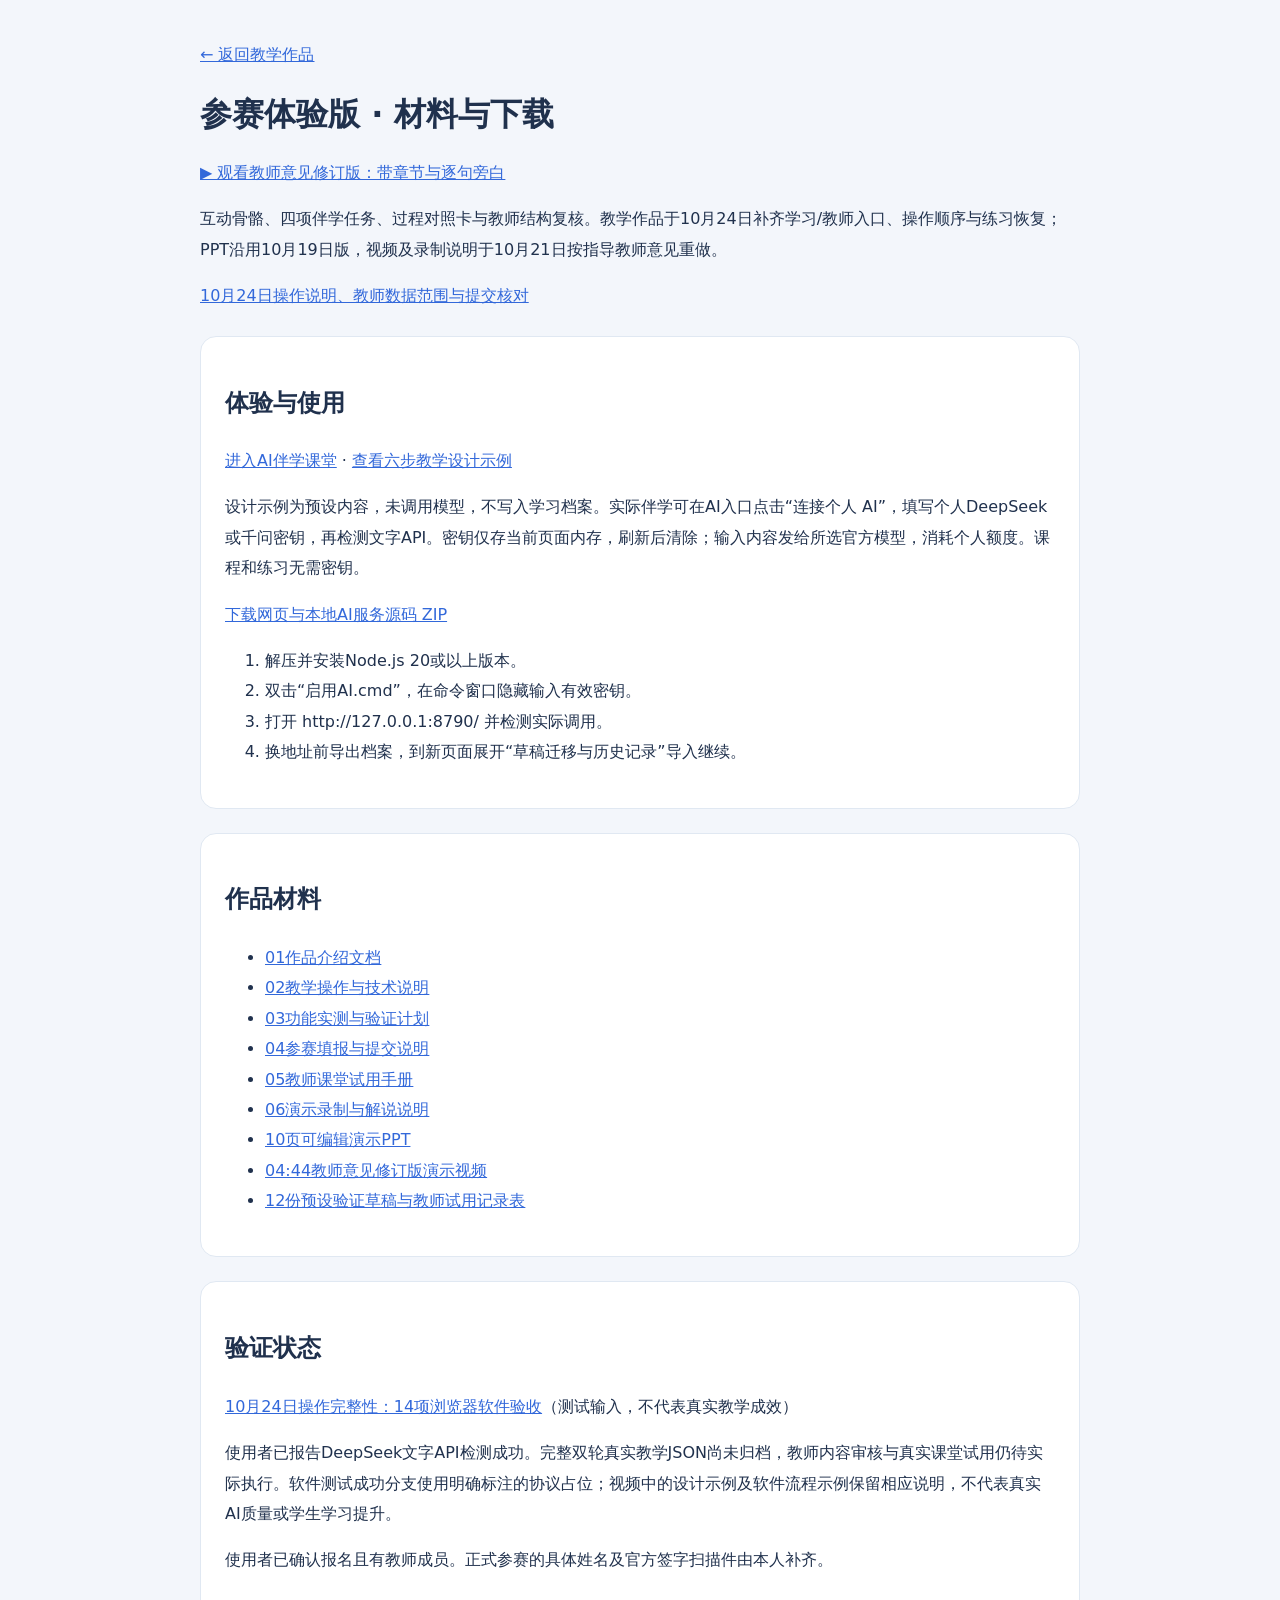
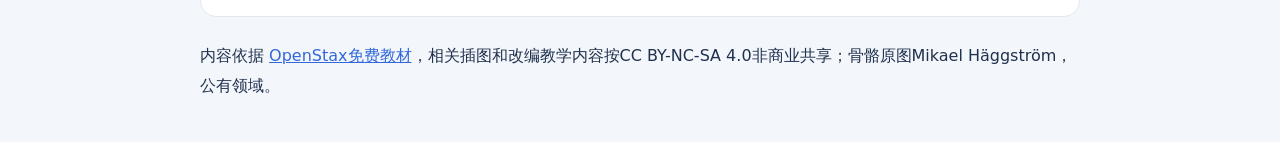
<file: materials/index.html>
<!doctype html><html lang="zh-CN"><meta charset="utf-8"><meta name="viewport" content="width=device-width,initial-scale=1"><title>知骨 · 材料与下载</title><style>body{font-family:system-ui,"Microsoft YaHei",sans-serif;max-width:880px;margin:40px auto;padding:0 22px;color:#20314d;line-height:1.9;background:#f3f6fb}article{background:white;border:1px solid #e0e8f2;padding:24px;border-radius:16px;margin:24px 0}a{color:#3268da}h1{line-height:1.4}.muted{color:#61758e}</style><a href="../index.html">← 返回教学作品</a><h1>参赛体验版 · 材料与下载</h1><p><a href="demo.html?v=20261021">▶ 观看教师意见修订版：带章节与逐句旁白</a></p><p>互动骨骼、四项伴学任务、过程对照卡与教师结构复核。教学作品于10月24日补齐学习/教师入口、操作顺序与练习恢复；PPT沿用10月19日版，视频及录制说明于10月21日按指导教师意见重做。</p><p><a href="操作收尾与提交核对_20261024.txt">10月24日操作说明、教师数据范围与提交核对</a></p><article><h2>体验与使用</h2><p><a href="../index.html#lesson">进入AI伴学课堂</a> · <a href="../showcase.html">查看六步教学设计示例</a></p><p>设计示例为预设内容，未调用模型，不写入学习档案。实际伴学可在AI入口点击“连接个人 AI”，填写个人DeepSeek或千问密钥，再检测文字API。密钥仅存当前页面内存，刷新后清除；输入内容发给所选官方模型，消耗个人额度。课程和练习无需密钥。</p><p><a href="https://github.com/crh2007530/zhigu-ai-teaching/archive/refs/heads/main.zip">下载网页与本地AI服务源码 ZIP</a></p><ol><li>解压并安装Node.js 20或以上版本。</li><li>双击“启用AI.cmd”，在命令窗口隐藏输入有效密钥。</li><li>打开 http://127.0.0.1:8790/ 并检测实际调用。</li><li>换地址前导出档案，到新页面展开“草稿迁移与历史记录”导入继续。</li></ol></article><article><h2>作品材料</h2><ul><li><a href="01作品介绍文档.pdf">01作品介绍文档</a></li><li><a href="02教学操作与技术说明.pdf">02教学操作与技术说明</a></li><li><a href="03功能实测与验证计划.pdf">03功能实测与验证计划</a></li><li><a href="04参赛填报与提交说明.pdf">04参赛填报与提交说明</a></li><li><a href="05教师课堂试用手册.pdf">05教师课堂试用手册</a></li><li><a href="06演示录制与解说说明.pdf">06演示录制与解说说明</a></li><li><a href="知骨2.0作品演示.pptx">10页可编辑演示PPT</a></li><li><a href="07知骨2.0作品演示.mp4">04:44教师意见修订版演示视频</a></li><li><a href="真实验证与试用准备/打开准备索引.html">12份预设验证草稿与教师试用记录表</a></li></ul></article><article><h2>验证状态</h2><p><a href="../verification/final-experience-checks.json">10月24日操作完整性：14项浏览器软件验收</a>（测试输入，不代表真实教学成效）</p><p>使用者已报告DeepSeek文字API检测成功。完整双轮真实教学JSON尚未归档，教师内容审核与真实课堂试用仍待实际执行。软件测试成功分支使用明确标注的协议占位；视频中的设计示例及软件流程示例保留相应说明，不代表真实AI质量或学生学习提升。</p><p>使用者已确认报名且有教师成员。正式参赛的具体姓名及官方签字扫描件由本人补齐。</p></article><footer>内容依据 <a href="https://openstax.org/books/anatomy-and-physiology-2e/pages/1-introduction">OpenStax免费教材</a>，相关插图和改编教学内容按CC BY-NC-SA 4.0非商业共享；骨骼原图Mikael Häggström，公有领域。</footer></html>
</file>
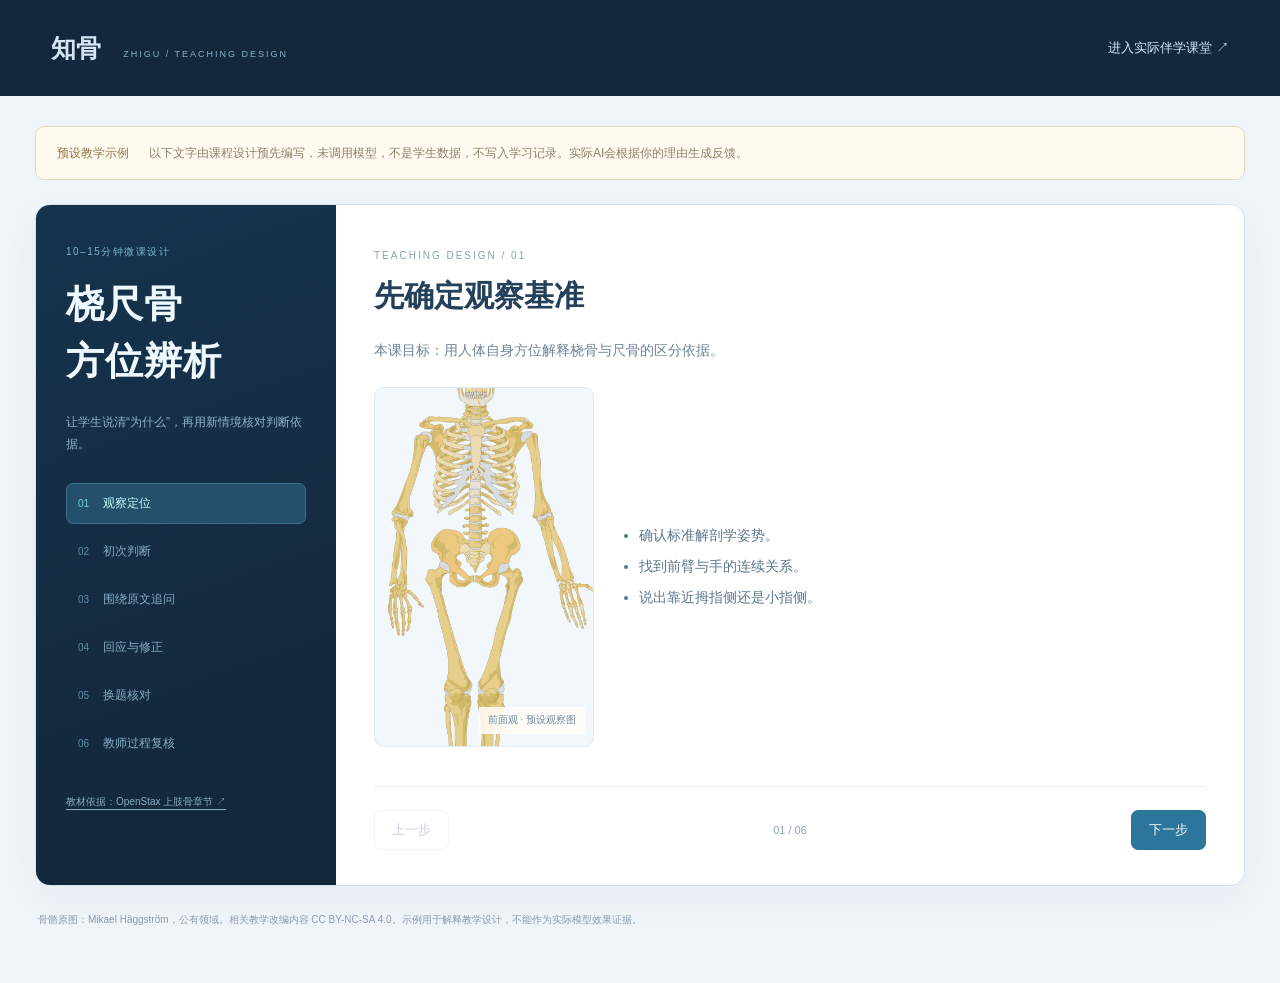
<file: showcase.html>
<!doctype html><html lang="zh-CN"><head><meta charset="utf-8"><meta name="viewport" content="width=device-width,initial-scale=1"><meta name="description" content="知骨教学设计的分步预设示例，展示观察、依据、追问、修正、迁移和教师复核。"><title>知骨 · 教学设计示例</title><link rel="stylesheet" href="showcase.css?v=20261019-compete1"></head><body><header><a href="index.html">知骨 <small>ZHIGU / TEACHING DESIGN</small></a><a href="index.html#lesson">进入实际伴学课堂 ↗</a></header><main><div class="disclosure" role="note"><b>预设教学示例</b><span>以下文字由课程设计预先编写，未调用模型，不是学生数据，不写入学习记录。实际AI会根据你的理由生成反馈。</span></div><div class="demo-layout"><aside><p class="eyebrow">10–15分钟微课设计</p><h1>桡尺骨<br>方位辨析</h1><p class="intro">让学生说清“为什么”，再用新情境核对判断依据。</p><nav aria-label="教学示例步骤" id="demo-steps"></nav><a class="source" href="https://openstax.org/books/anatomy-and-physiology-2e/pages/8-2-bones-of-the-upper-limb" target="_blank" rel="noreferrer">教材依据：OpenStax 上肢骨章节 ↗</a></aside><section class="demo-stage" aria-live="polite"><div id="demo-content"></div><div class="demo-controls"><button id="demo-prev">上一步</button><span id="demo-count"></span><button class="primary" id="demo-next">下一步</button></div></section></div><footer>骨骼原图：Mikael Häggström，公有领域。相关教学改编内容 CC BY-NC-SA 4.0。示例用于解释教学设计，不能作为实际模型效果证据。</footer></main><script src="showcase.js?v=20261019-compete1"></script></body></html>
</file>
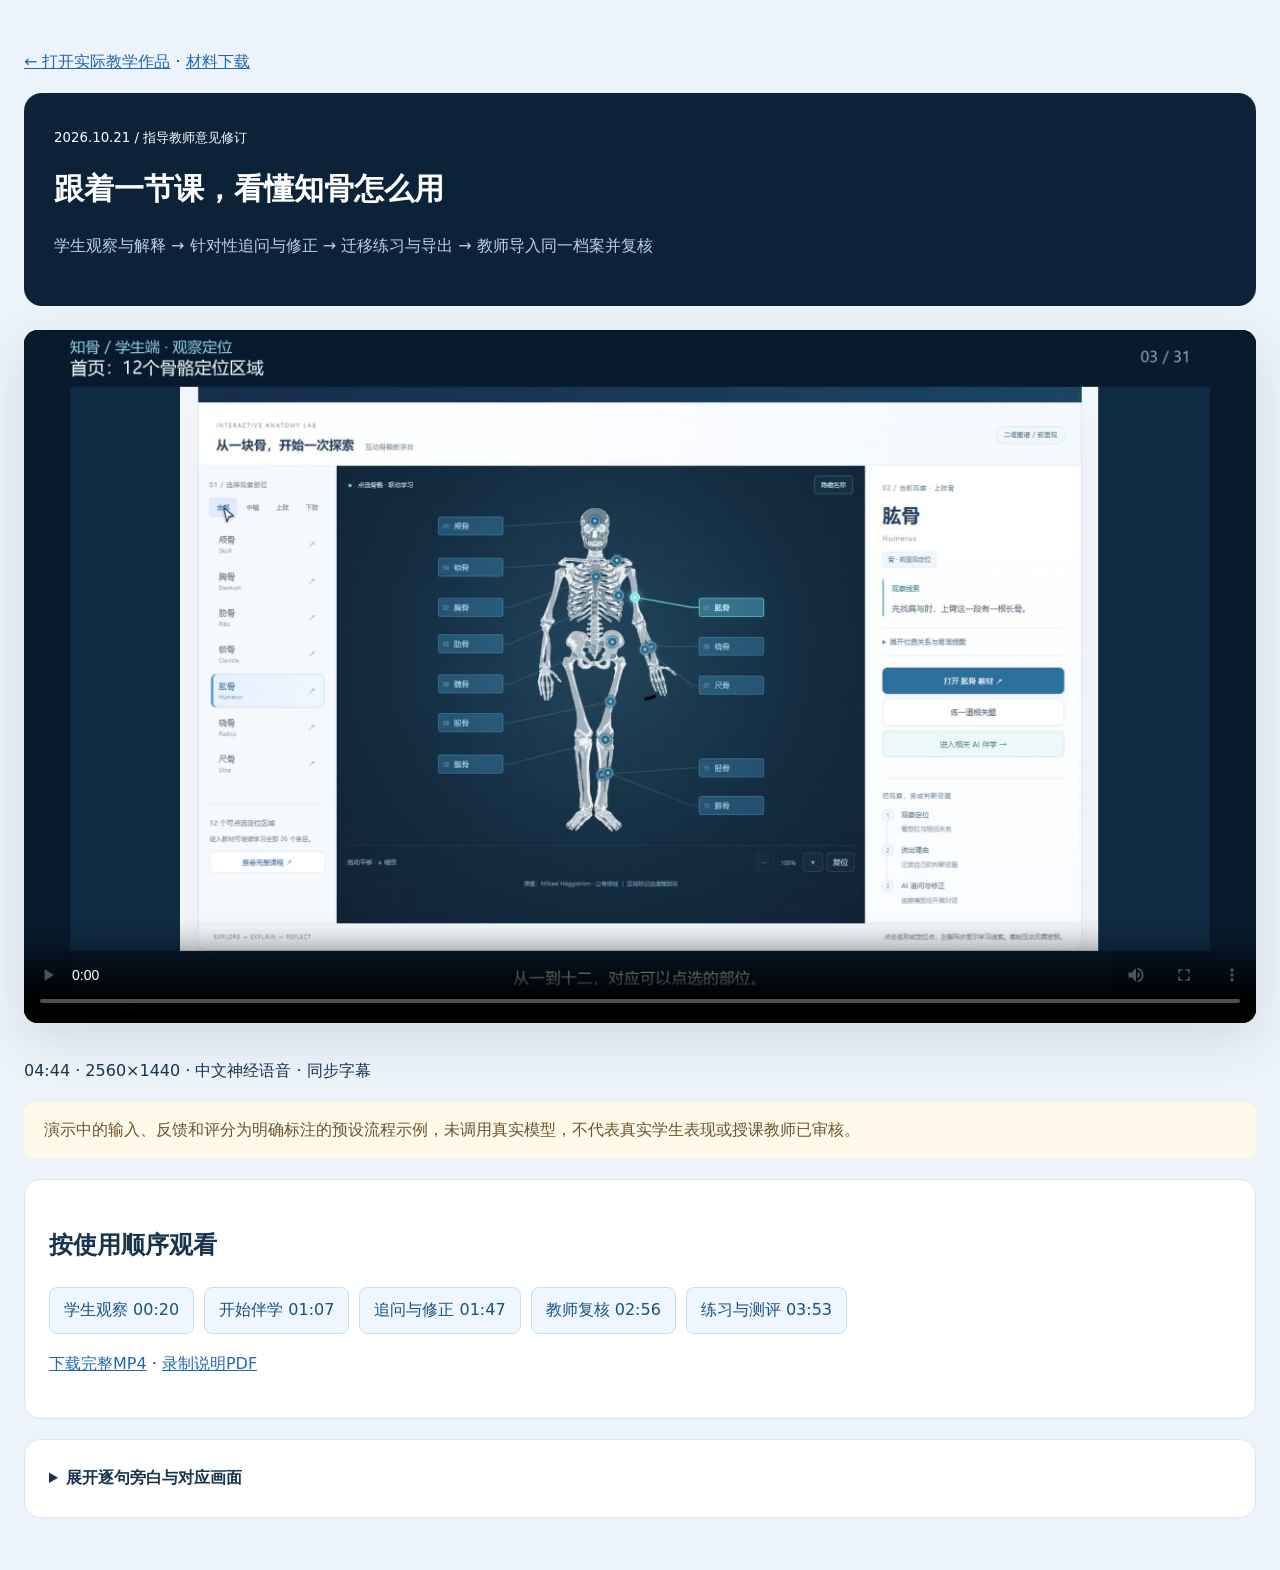
<file: materials/demo.html>
<!doctype html><html lang="zh-CN"><meta charset="utf-8"><meta name="viewport" content="width=device-width,initial-scale=1"><title>知骨 · 教师意见修订版演示</title><style>*{box-sizing:border-box}body{margin:0;background:#edf3fa;color:#18334c;font:16px/1.8 system-ui,"Microsoft YaHei",sans-serif}main{max-width:1280px;margin:auto;padding:32px 24px}a{color:#2168b1}header{background:#0b2239;color:white;padding:30px;border-radius:18px}header p{color:#bbd2e6}h1{font-size:30px;margin:10px 0}video{width:100%;background:#081b2e;border-radius:14px;margin:24px 0 8px;box-shadow:0 16px 50px #19344e22}article{background:white;border:1px solid #dce6f1;border-radius:16px;padding:24px;margin:20px 0}.chapters{display:flex;gap:10px;flex-wrap:wrap}button{font:inherit;color:#185183;background:#eff6ff;border:1px solid #c8dff3;border-radius:8px;padding:8px 14px;cursor:pointer}.note{color:#71532a;background:#fff9e9;padding:14px 20px;border-radius:10px}table{width:100%;border-collapse:collapse}td{vertical-align:top;padding:16px 12px;border-bottom:1px solid #e5edf5}td:first-child{width:100px}td:nth-child(2){width:270px}summary{cursor:pointer;font-weight:600}@media(max-width:650px){main{padding:14px}h1{font-size:24px}table,tbody,tr,td{display:block}tr{padding:16px 0;border-bottom:1px solid #ddd}td{width:auto!important;border:0;padding:5px 0}}</style><main><p><a href="../index.html">← 打开实际教学作品</a> · <a href="index.html">材料下载</a></p><header><small>2026.10.21 / 指导教师意见修订</small><h1>跟着一节课，看懂知骨怎么用</h1><p>学生观察与解释 → 针对性追问与修正 → 迁移练习与导出 → 教师导入同一档案并复核</p></header><video controls preload="metadata" playsinline poster="demo-poster.jpg"><source src="07知骨2.0作品演示.mp4?v=20261021" type="video/mp4"></video><p>04:44 · 2560×1440 · 中文神经语音 · 同步字幕</p><p class="note">演示中的输入、反馈和评分为明确标注的预设流程示例，未调用真实模型，不代表真实学生表现或授课教师已审核。</p><article><h2>按使用顺序观看</h2><div class="chapters"><button data-seek="20.8">学生观察 00:20</button><button data-seek="67.92">开始伴学 01:07</button><button data-seek="107.32">追问与修正 01:47</button><button data-seek="176.48">教师复核 02:56</button><button data-seek="233.76">练习与测评 03:53</button></div><p><a href="07知骨2.0作品演示.mp4?v=20261021" download>下载完整MP4</a> · <a href="06演示录制与解说说明.pdf">录制说明PDF</a></p></article><article><details><summary>展开逐句旁白与对应画面</summary><table><tbody><tr><td><button data-seek="0">00:00</button></td><td><strong>作品概述</strong><br>一节课，两种使用视角</td><td>知骨帮助医学生练习骨骼辨认。这次演示按学生学习、教师复核的顺序，完整走一遍桡尺骨方位辨析。</td></tr><tr><td><button data-seek="10.96">00:10</button></td><td><strong>作品概述</strong><br>观察 → 初答 → 追问 → 修正 → 迁移 → 复核</td><td>画面上这四步，就是学生的学习主线：先写依据，接受追问，修正解释，再保留过程交给教师。</td></tr><tr><td><button data-seek="20.8">00:20</button></td><td><strong>学生端 · 观察定位</strong><br>首页：12个骨骼定位区域</td><td>先看观察入口。图上标出了十二个骨骼定位区域，数字从一到十二，对应可以点选的部位。</td></tr><tr><td><button data-seek="30.12">00:30</button></td><td><strong>学生端 · 观察定位</strong><br>点选桡骨，右侧同步变化</td><td>点击桡骨，图上的定位点亮起，右侧同步显示桡骨名称和辨认线索。</td></tr><tr><td><button data-seek="37.64">00:37</button></td><td><strong>学生端 · 观察定位</strong><br>隐藏名称，练习独立辨认</td><td>点击隐藏名称，先自己辨认。再恢复标签，就能核对刚才的判断。</td></tr><tr><td><button data-seek="45.16">00:45</button></td><td><strong>学生端 · 观察定位</strong><br>放大观察，再复位</td><td>这里可以放大图谱，拖动查看局部，再点击复位。</td></tr><tr><td><button data-seek="50.72">00:50</button></td><td><strong>学生端 · 教材学习</strong><br>从桡骨进入对应教材</td><td>接着打开桡骨教材。同一页面列出位置关系、辨认线索和容易混淆的尺骨。</td></tr><tr><td><button data-seek="59.08">00:59</button></td><td><strong>学生端 · 教材学习</strong><br>对应教材插图：前臂骨</td><td>向下看对应的前臂教材图。学习者可以结合图中的标签，核对拇指侧和小指侧。</td></tr><tr><td><button data-seek="67.92">01:07</button></td><td><strong>学生端 · 本节任务</strong><br>本次只演示：桡尺骨方位辨析</td><td>现在进入人工智能伴学课堂。本次只演示桡尺骨这一节课，先读学习目标和完成标准。</td></tr><tr><td><button data-seek="77.28">01:17</button></td><td><strong>学生端 · 连接模型</strong><br>选择提供方，使用个人临时密钥</td><td>真实使用时，先在这里选择模型提供方，填写自己的密钥并启用。录制不会展示真实密钥。</td></tr><tr><td><button data-seek="86.84">01:26</button></td><td><strong>学生端 · 初答</strong><br>选择答案，并说明判断依据</td><td>回到题目：标准解剖学姿势下，前臂拇指侧的骨是哪一块？先选答案，再写下自己的判断理由。</td></tr><tr><td><button data-seek="97.0">01:37</button></td><td><strong>学生端 · 初答</strong><br>预设输入：只按屏幕右边判断</td><td>这里输入一个预设理由：我只按屏幕右边判断，还没有确认人体自身方位。接下来的反馈为预设流程演示。</td></tr><tr><td><button data-seek="107.32">01:47</button></td><td><strong>学生端 · 针对性追问</strong><br>提交初答，查看引用与追问</td><td>点击提交后，画面出现了对这句话的引用，以及围绕人体方位的一条追问。</td></tr><tr><td><button data-seek="114.64">01:54</button></td><td><strong>学生端 · 回应追问</strong><br>补充人体自身方位</td><td>学习者先回答追问：应当用人体自身的方位作为参照，不能只看屏幕的左右。</td></tr><tr><td><button data-seek="122.72">02:02</button></td><td><strong>学生端 · 修正解释</strong><br>重新选择，并写出修正依据</td><td>随后选择桡骨，补充依据：标准解剖学姿势下，桡骨位于前臂拇指侧。</td></tr><tr><td><button data-seek="130.48">02:10</button></td><td><strong>学生端 · 前后比较</strong><br>查看前后解释的比较建议</td><td>点击提交修正，下方出现前后解释的比较建议。这里指出，修正补充了标准解剖学姿势和拇指侧依据。</td></tr><tr><td><button data-seek="141.36">02:21</button></td><td><strong>学生端 · 迁移练习</strong><br>换一道题，检查是否会用</td><td>再做一道迁移题。这里先确认人体姿势与拇指侧，把刚才的判断方法用到新的题目里。</td></tr><tr><td><button data-seek="150.28">02:30</button></td><td><strong>学生端 · 完成本轮</strong><br>完成本轮，保留学习过程</td><td>提交后，本轮显示已完成。它记录的是这一次学习过程，单道题答对并不等于已经掌握。</td></tr><tr><td><button data-seek="159.52">02:39</button></td><td><strong>学生端 · 导出档案</strong><br>JSON用于教师导入，过程卡用于阅读</td><td>接着导出本次档案。这个文件用于教师导入；旁边的过程对照卡用于阅读和打印。</td></tr><tr><td><button data-seek="168.48">02:48</button></td><td><strong>学生端 · 过程对照卡</strong><br>看清两版依据与追问过程</td><td>打开过程卡，就能回看初答、修正、引用和追问，避免只留下一个最终分数。</td></tr><tr><td><button data-seek="176.48">02:56</button></td><td><strong>教师端 · 导入过程档案</strong><br>进入教师工作台</td><td>现在切换到教师工作台。当前作品通过文件导入汇集记录，学习档案由学习者主动分享。</td></tr><tr><td><button data-seek="186.2">03:06</button></td><td><strong>教师端 · 导入过程档案</strong><br>导入刚才导出的同一份档案</td><td>选择刚才导出的同一份档案。导入后，教师可以展开这一次学习记录。</td></tr><tr><td><button data-seek="193.6">03:13</button></td><td><strong>教师端 · 查看前后解释</strong><br>检查初答、修正与追问</td><td>展开后，先检查两版解释和追问。教师能看到学生为什么改，也能检查反馈是否贴合原话。</td></tr><tr><td><button data-seek="203.6">03:23</button></td><td><strong>教师端 · 四项结构核对</strong><br>引用／针对性／解剖内容／比较忠实性</td><td>向下是四项结构核对：引用是否准确，追问是否有针对性，解剖内容是否可核对，比较是否忠实。</td></tr><tr><td><button data-seek="214.04">03:34</button></td><td><strong>教师端 · 依据评分</strong><br>初答与修正分别评分</td><td>教师分别评价初答和修正依据，再写下具体意见。这里演示填写和保存操作，不代表授课教师已经审核。</td></tr><tr><td><button data-seek="225.04">03:45</button></td><td><strong>教师端 · 保存复核</strong><br>保存意见，导出复核报告</td><td>点击保存后，档案显示结构项齐全。还可以导出复核报告，保留本次人工判断。</td></tr><tr><td><button data-seek="233.76">03:53</button></td><td><strong>补充功能 · 日常练习</strong><br>先选练习范围，再开始答题</td><td>除了这一节伴学，日常练习也能直接使用。先选择练习范围和题量，再点击开始。</td></tr><tr><td><button data-seek="242.8">04:02</button></td><td><strong>补充功能 · 日常练习</strong><br>选择答案，提交后查看解析</td><td>在题目里选择答案，写下依据，再提交查看解析。画面展示的就是这一道题的操作。</td></tr><tr><td><button data-seek="251.76">04:11</button></td><td><strong>补充功能 · 独立测评</strong><br>前测、后测、保持测验</td><td>独立测评分成前测、后测和保持测验，三个入口在这里。它们与刚才的日常练习分开记录。</td></tr><tr><td><button data-seek="261.56">04:21</button></td><td><strong>作品总结</strong><br>用完整过程说明AI教学特色</td><td>这就是知骨的一次完整使用：学生观察、解释、接受追问并迁移练习；教师导入同一份档案，检查过程并保存意见。</td></tr><tr><td><button data-seek="273.28">04:33</button></td><td><strong>作品总结</strong><br>实际效果，需要真实教学记录支持</td><td>当前演示中的反馈和评分采用预设数据。实际模型内容需要教师核对，教学效果还需真实课堂记录支持。</td></tr></tbody></table></details></article></main><script>const video=document.querySelector('video');document.querySelectorAll('[data-seek]').forEach(b=>b.onclick=()=>{video.currentTime=Number(b.dataset.seek);video.play().catch(()=>{});video.scrollIntoView({behavior:'smooth',block:'center'})});</script></html>
</file>
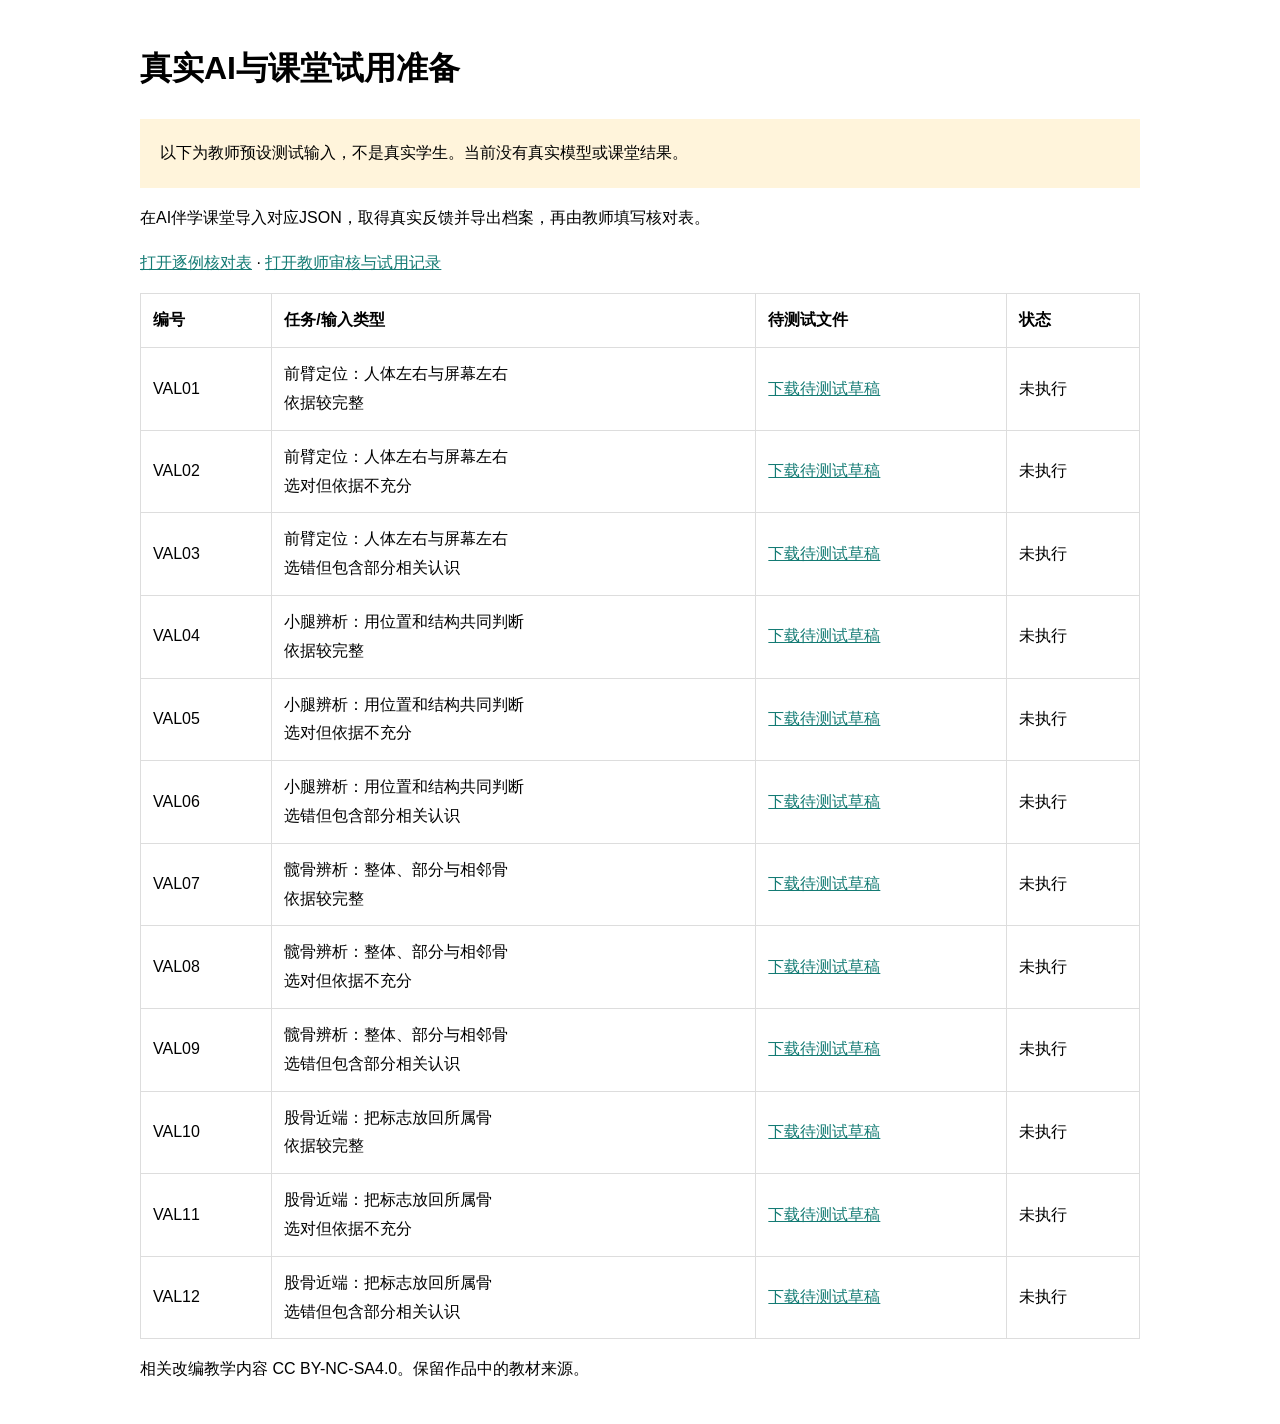
<file: materials/真实验证与试用准备/打开准备索引.html>
<!doctype html><html lang="zh-CN"><meta charset="utf-8"><title>真实验证准备索引</title><style>body{font:16px/1.8 "Microsoft YaHei",sans-serif;max-width:1000px;margin:40px auto}table{border-collapse:collapse;width:100%}th,td{padding:12px;border:1px solid #ddd;text-align:left}.note{background:#fff4db;padding:20px}a{color:#147b74}</style><h1>真实AI与课堂试用准备</h1><p class="note">以下为教师预设测试输入，不是真实学生。当前没有真实模型或课堂结果。</p><p>在AI伴学课堂导入对应JSON，取得真实反馈并导出档案，再由教师填写核对表。</p><p><a href="01真实AI逐例核对表.pdf">打开逐例核对表</a> · <a href="02教师审核与试用记录.pdf">打开教师审核与试用记录</a></p><table><tr><th>编号</th><th>任务/输入类型</th><th>待测试文件</th><th>状态</th></tr><tr><td>VAL01</td><td>前臂定位：人体左右与屏幕左右<br>依据较完整</td><td><a download href="12例待测试草稿/VAL01_forearm.json">下载待测试草稿</a></td><td>未执行</td></tr><tr><td>VAL02</td><td>前臂定位：人体左右与屏幕左右<br>选对但依据不充分</td><td><a download href="12例待测试草稿/VAL02_forearm.json">下载待测试草稿</a></td><td>未执行</td></tr><tr><td>VAL03</td><td>前臂定位：人体左右与屏幕左右<br>选错但包含部分相关认识</td><td><a download href="12例待测试草稿/VAL03_forearm.json">下载待测试草稿</a></td><td>未执行</td></tr><tr><td>VAL04</td><td>小腿辨析：用位置和结构共同判断<br>依据较完整</td><td><a download href="12例待测试草稿/VAL04_lower-leg.json">下载待测试草稿</a></td><td>未执行</td></tr><tr><td>VAL05</td><td>小腿辨析：用位置和结构共同判断<br>选对但依据不充分</td><td><a download href="12例待测试草稿/VAL05_lower-leg.json">下载待测试草稿</a></td><td>未执行</td></tr><tr><td>VAL06</td><td>小腿辨析：用位置和结构共同判断<br>选错但包含部分相关认识</td><td><a download href="12例待测试草稿/VAL06_lower-leg.json">下载待测试草稿</a></td><td>未执行</td></tr><tr><td>VAL07</td><td>髋骨辨析：整体、部分与相邻骨<br>依据较完整</td><td><a download href="12例待测试草稿/VAL07_pelvis.json">下载待测试草稿</a></td><td>未执行</td></tr><tr><td>VAL08</td><td>髋骨辨析：整体、部分与相邻骨<br>选对但依据不充分</td><td><a download href="12例待测试草稿/VAL08_pelvis.json">下载待测试草稿</a></td><td>未执行</td></tr><tr><td>VAL09</td><td>髋骨辨析：整体、部分与相邻骨<br>选错但包含部分相关认识</td><td><a download href="12例待测试草稿/VAL09_pelvis.json">下载待测试草稿</a></td><td>未执行</td></tr><tr><td>VAL10</td><td>股骨近端：把标志放回所属骨<br>依据较完整</td><td><a download href="12例待测试草稿/VAL10_femoral-landmarks.json">下载待测试草稿</a></td><td>未执行</td></tr><tr><td>VAL11</td><td>股骨近端：把标志放回所属骨<br>选对但依据不充分</td><td><a download href="12例待测试草稿/VAL11_femoral-landmarks.json">下载待测试草稿</a></td><td>未执行</td></tr><tr><td>VAL12</td><td>股骨近端：把标志放回所属骨<br>选错但包含部分相关认识</td><td><a download href="12例待测试草稿/VAL12_femoral-landmarks.json">下载待测试草稿</a></td><td>未执行</td></tr></table><p>相关改编教学内容 CC BY-NC-SA4.0。保留作品中的教材来源。</p>
</file>
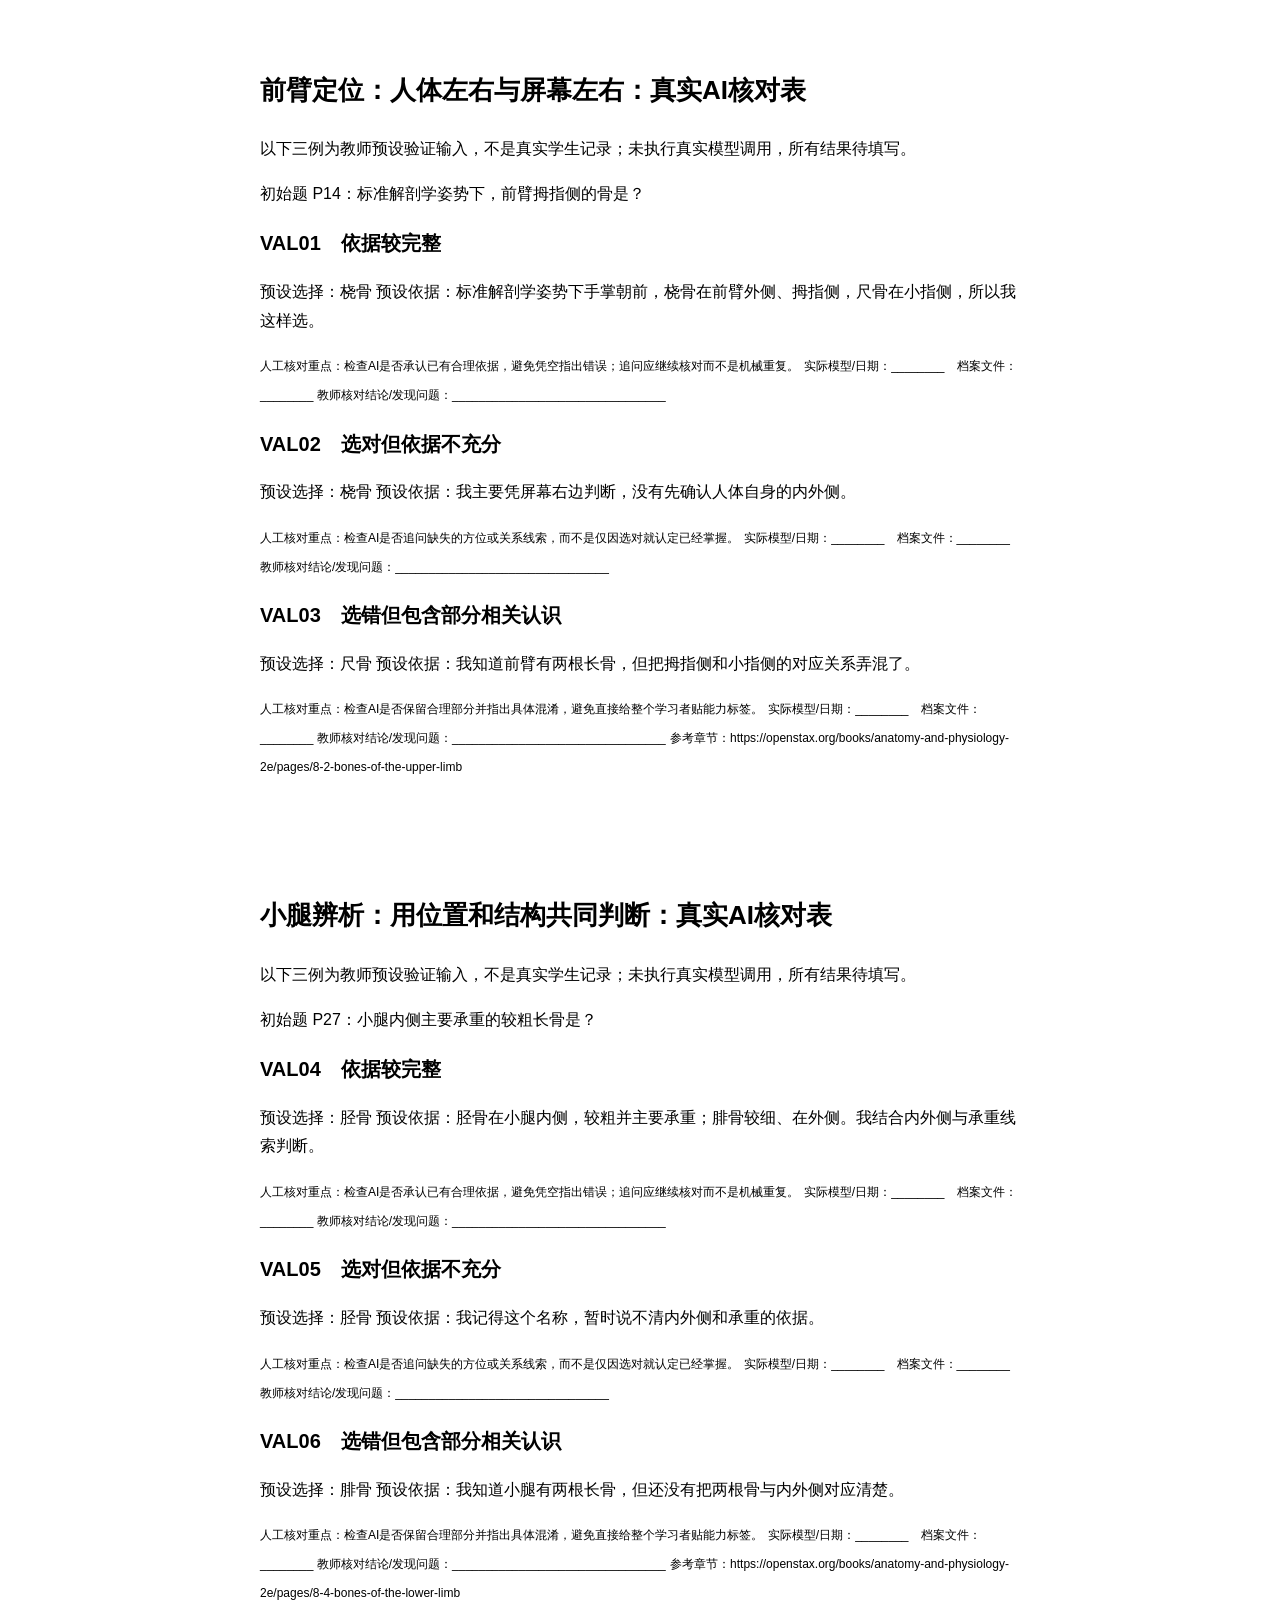
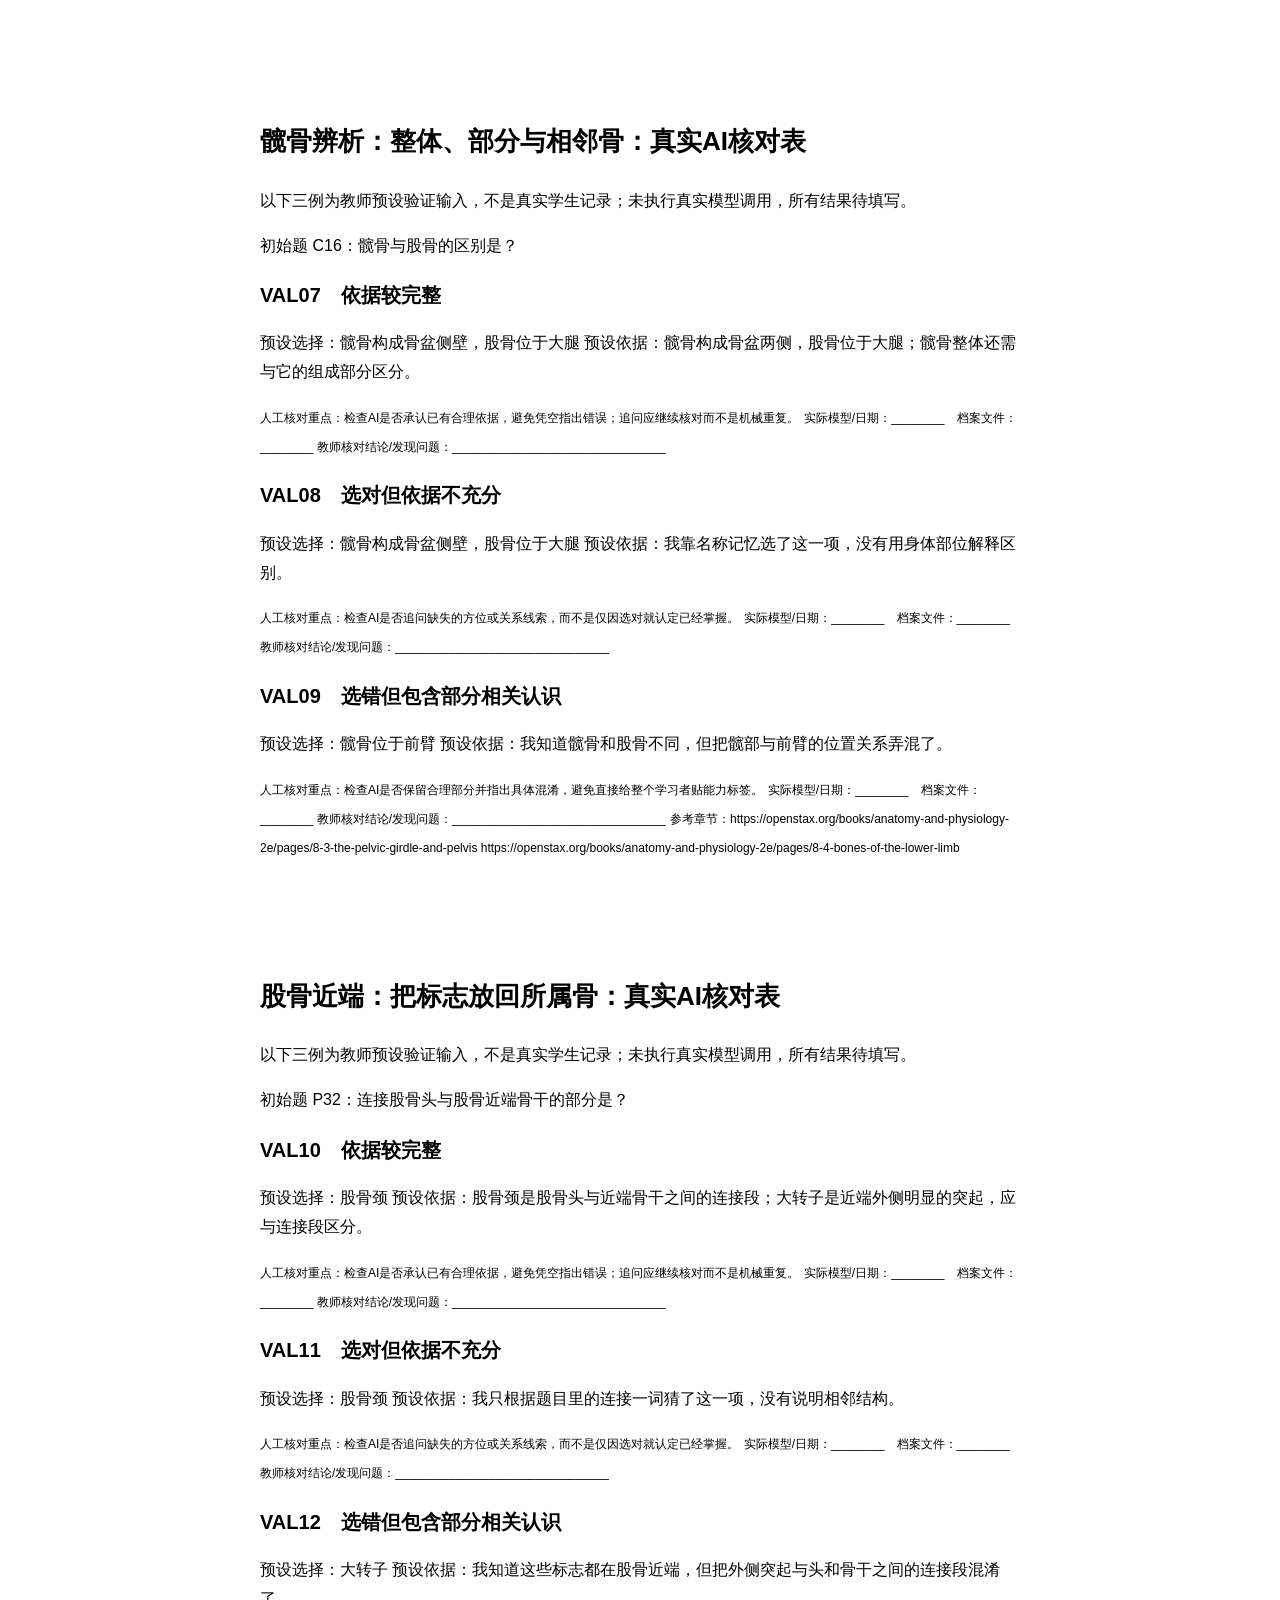
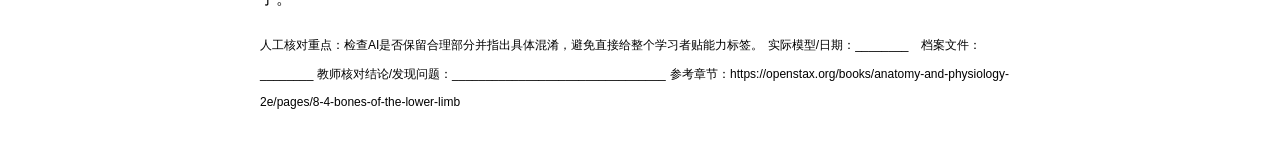
<file: materials/真实验证与试用准备/可编辑源稿/01真实AI逐例核对表.html>
<!doctype html><html lang="zh-CN"><meta charset="utf-8"><title>01真实AI逐例核对表</title><style>body{font-family:SimHei,"Microsoft YaHei",sans-serif;color:#000;line-height:1.8;max-width:850px;margin:auto}.page{padding:45px;page-break-after:always}h1{font-size:26px}h2{font-size:20px}table{width:100%;border-collapse:collapse;font-size:13px}td,th{border:1px solid #ddd;padding:10px;text-align:left}img{max-width:100%}small{font-size:12px}@media print{@page{size:A4;margin:16mm}.page{padding:0}}</style>
<section class="page"><h1>前臂定位：人体左右与屏幕左右：真实AI核对表</h1>
<p>以下三例为教师预设验证输入，不是真实学生记录；未执行真实模型调用，所有结果待填写。</p>
<p>初始题 P14：标准解剖学姿势下，前臂拇指侧的骨是？</p>
<h2>VAL01　依据较完整</h2>
<p>预设选择：桡骨
预设依据：标准解剖学姿势下手掌朝前，桡骨在前臂外侧、拇指侧，尺骨在小指侧，所以我这样选。</p>
<small>人工核对重点：检查AI是否承认已有合理依据，避免凭空指出错误；追问应继续核对而不是机械重复。</small>
<small>实际模型/日期：________　档案文件：________
教师核对结论/发现问题：________________________________</small>
<h2>VAL02　选对但依据不充分</h2>
<p>预设选择：桡骨
预设依据：我主要凭屏幕右边判断，没有先确认人体自身的内外侧。</p>
<small>人工核对重点：检查AI是否追问缺失的方位或关系线索，而不是仅因选对就认定已经掌握。</small>
<small>实际模型/日期：________　档案文件：________
教师核对结论/发现问题：________________________________</small>
<h2>VAL03　选错但包含部分相关认识</h2>
<p>预设选择：尺骨
预设依据：我知道前臂有两根长骨，但把拇指侧和小指侧的对应关系弄混了。</p>
<small>人工核对重点：检查AI是否保留合理部分并指出具体混淆，避免直接给整个学习者贴能力标签。</small>
<small>实际模型/日期：________　档案文件：________
教师核对结论/发现问题：________________________________</small>
<small>参考章节：https://openstax.org/books/anatomy-and-physiology-2e/pages/8-2-bones-of-the-upper-limb</small>
</section>
<section class="page"><h1>小腿辨析：用位置和结构共同判断：真实AI核对表</h1>
<p>以下三例为教师预设验证输入，不是真实学生记录；未执行真实模型调用，所有结果待填写。</p>
<p>初始题 P27：小腿内侧主要承重的较粗长骨是？</p>
<h2>VAL04　依据较完整</h2>
<p>预设选择：胫骨
预设依据：胫骨在小腿内侧，较粗并主要承重；腓骨较细、在外侧。我结合内外侧与承重线索判断。</p>
<small>人工核对重点：检查AI是否承认已有合理依据，避免凭空指出错误；追问应继续核对而不是机械重复。</small>
<small>实际模型/日期：________　档案文件：________
教师核对结论/发现问题：________________________________</small>
<h2>VAL05　选对但依据不充分</h2>
<p>预设选择：胫骨
预设依据：我记得这个名称，暂时说不清内外侧和承重的依据。</p>
<small>人工核对重点：检查AI是否追问缺失的方位或关系线索，而不是仅因选对就认定已经掌握。</small>
<small>实际模型/日期：________　档案文件：________
教师核对结论/发现问题：________________________________</small>
<h2>VAL06　选错但包含部分相关认识</h2>
<p>预设选择：腓骨
预设依据：我知道小腿有两根长骨，但还没有把两根骨与内外侧对应清楚。</p>
<small>人工核对重点：检查AI是否保留合理部分并指出具体混淆，避免直接给整个学习者贴能力标签。</small>
<small>实际模型/日期：________　档案文件：________
教师核对结论/发现问题：________________________________</small>
<small>参考章节：https://openstax.org/books/anatomy-and-physiology-2e/pages/8-4-bones-of-the-lower-limb</small>
</section>
<section class="page"><h1>髋骨辨析：整体、部分与相邻骨：真实AI核对表</h1>
<p>以下三例为教师预设验证输入，不是真实学生记录；未执行真实模型调用，所有结果待填写。</p>
<p>初始题 C16：髋骨与股骨的区别是？</p>
<h2>VAL07　依据较完整</h2>
<p>预设选择：髋骨构成骨盆侧壁，股骨位于大腿
预设依据：髋骨构成骨盆两侧，股骨位于大腿；髋骨整体还需与它的组成部分区分。</p>
<small>人工核对重点：检查AI是否承认已有合理依据，避免凭空指出错误；追问应继续核对而不是机械重复。</small>
<small>实际模型/日期：________　档案文件：________
教师核对结论/发现问题：________________________________</small>
<h2>VAL08　选对但依据不充分</h2>
<p>预设选择：髋骨构成骨盆侧壁，股骨位于大腿
预设依据：我靠名称记忆选了这一项，没有用身体部位解释区别。</p>
<small>人工核对重点：检查AI是否追问缺失的方位或关系线索，而不是仅因选对就认定已经掌握。</small>
<small>实际模型/日期：________　档案文件：________
教师核对结论/发现问题：________________________________</small>
<h2>VAL09　选错但包含部分相关认识</h2>
<p>预设选择：髋骨位于前臂
预设依据：我知道髋骨和股骨不同，但把髋部与前臂的位置关系弄混了。</p>
<small>人工核对重点：检查AI是否保留合理部分并指出具体混淆，避免直接给整个学习者贴能力标签。</small>
<small>实际模型/日期：________　档案文件：________
教师核对结论/发现问题：________________________________</small>
<small>参考章节：https://openstax.org/books/anatomy-and-physiology-2e/pages/8-3-the-pelvic-girdle-and-pelvis
https://openstax.org/books/anatomy-and-physiology-2e/pages/8-4-bones-of-the-lower-limb</small>
</section>
<section class="page"><h1>股骨近端：把标志放回所属骨：真实AI核对表</h1>
<p>以下三例为教师预设验证输入，不是真实学生记录；未执行真实模型调用，所有结果待填写。</p>
<p>初始题 P32：连接股骨头与股骨近端骨干的部分是？</p>
<h2>VAL10　依据较完整</h2>
<p>预设选择：股骨颈
预设依据：股骨颈是股骨头与近端骨干之间的连接段；大转子是近端外侧明显的突起，应与连接段区分。</p>
<small>人工核对重点：检查AI是否承认已有合理依据，避免凭空指出错误；追问应继续核对而不是机械重复。</small>
<small>实际模型/日期：________　档案文件：________
教师核对结论/发现问题：________________________________</small>
<h2>VAL11　选对但依据不充分</h2>
<p>预设选择：股骨颈
预设依据：我只根据题目里的连接一词猜了这一项，没有说明相邻结构。</p>
<small>人工核对重点：检查AI是否追问缺失的方位或关系线索，而不是仅因选对就认定已经掌握。</small>
<small>实际模型/日期：________　档案文件：________
教师核对结论/发现问题：________________________________</small>
<h2>VAL12　选错但包含部分相关认识</h2>
<p>预设选择：大转子
预设依据：我知道这些标志都在股骨近端，但把外侧突起与头和骨干之间的连接段混淆了。</p>
<small>人工核对重点：检查AI是否保留合理部分并指出具体混淆，避免直接给整个学习者贴能力标签。</small>
<small>实际模型/日期：________　档案文件：________
教师核对结论/发现问题：________________________________</small>
<small>参考章节：https://openstax.org/books/anatomy-and-physiology-2e/pages/8-4-bones-of-the-lower-limb</small>
</section>
</file>
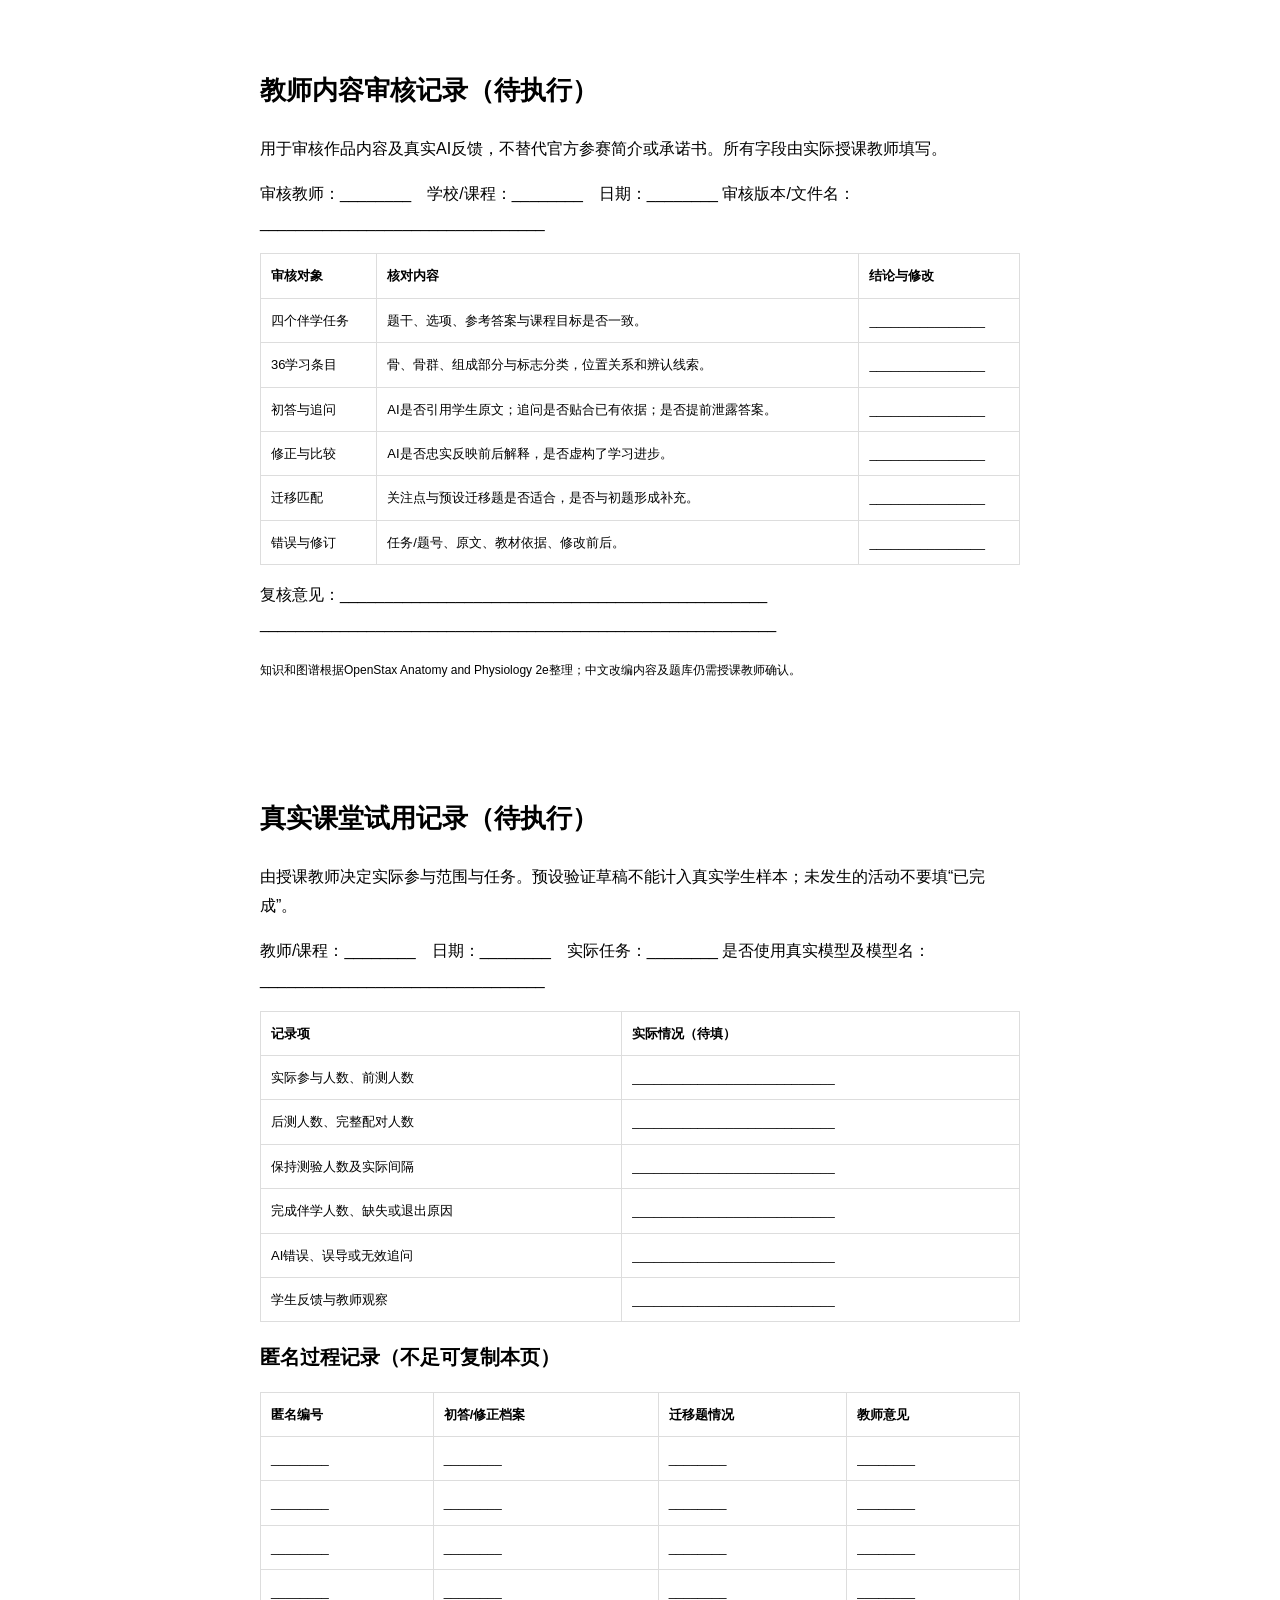
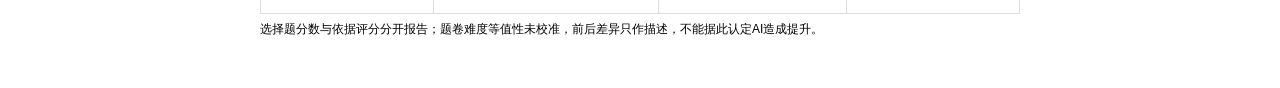
<file: materials/真实验证与试用准备/可编辑源稿/02教师审核与试用记录.html>
<!doctype html><html lang="zh-CN"><meta charset="utf-8"><title>02教师审核与试用记录</title><style>body{font-family:SimHei,"Microsoft YaHei",sans-serif;color:#000;line-height:1.8;max-width:850px;margin:auto}.page{padding:45px;page-break-after:always}h1{font-size:26px}h2{font-size:20px}table{width:100%;border-collapse:collapse;font-size:13px}td,th{border:1px solid #ddd;padding:10px;text-align:left}img{max-width:100%}small{font-size:12px}@media print{@page{size:A4;margin:16mm}.page{padding:0}}</style>
<section class="page"><h1>教师内容审核记录（待执行）</h1>
<p>用于审核作品内容及真实AI反馈，不替代官方参赛简介或承诺书。所有字段由实际授课教师填写。</p>
<p>审核教师：________　学校/课程：________　日期：________
审核版本/文件名：________________________________</p>
<table><tr><th>审核对象</th><th>核对内容</th><th>结论与修改</th></tr><tr><td>四个伴学任务</td><td>题干、选项、参考答案与课程目标是否一致。</td><td>________________</td></tr><tr><td>36学习条目</td><td>骨、骨群、组成部分与标志分类，位置关系和辨认线索。</td><td>________________</td></tr><tr><td>初答与追问</td><td>AI是否引用学生原文；追问是否贴合已有依据；是否提前泄露答案。</td><td>________________</td></tr><tr><td>修正与比较</td><td>AI是否忠实反映前后解释，是否虚构了学习进步。</td><td>________________</td></tr><tr><td>迁移匹配</td><td>关注点与预设迁移题是否适合，是否与初题形成补充。</td><td>________________</td></tr><tr><td>错误与修订</td><td>任务/题号、原文、教材依据、修改前后。</td><td>________________</td></tr></table>
<p>复核意见：________________________________________________
__________________________________________________________</p>
<small>知识和图谱根据OpenStax Anatomy and Physiology 2e整理；中文改编内容及题库仍需授课教师确认。</small>
</section>
<section class="page"><h1>真实课堂试用记录（待执行）</h1>
<p>由授课教师决定实际参与范围与任务。预设验证草稿不能计入真实学生样本；未发生的活动不要填“已完成”。</p>
<p>教师/课程：________　日期：________　实际任务：________
是否使用真实模型及模型名：________________________________</p>
<table><tr><th>记录项</th><th>实际情况（待填）</th></tr><tr><td>实际参与人数、前测人数</td><td>____________________________</td></tr><tr><td>后测人数、完整配对人数</td><td>____________________________</td></tr><tr><td>保持测验人数及实际间隔</td><td>____________________________</td></tr><tr><td>完成伴学人数、缺失或退出原因</td><td>____________________________</td></tr><tr><td>AI错误、误导或无效追问</td><td>____________________________</td></tr><tr><td>学生反馈与教师观察</td><td>____________________________</td></tr></table>
<h2>匿名过程记录（不足可复制本页）</h2>
<table><tr><th>匿名编号</th><th>初答/修正档案</th><th>迁移题情况</th><th>教师意见</th></tr><tr><td>________</td><td>________</td><td>________</td><td>________</td></tr><tr><td>________</td><td>________</td><td>________</td><td>________</td></tr><tr><td>________</td><td>________</td><td>________</td><td>________</td></tr><tr><td>________</td><td>________</td><td>________</td><td>________</td></tr></table>
<small>选择题分数与依据评分分开报告；题卷难度等值性未校准，前后差异只作描述，不能据此认定AI造成提升。</small>
</section>
</file>
<file: showcase.css>
*{box-sizing:border-box}body{margin:0;background:#eff4f9;color:#263e57;font:15px/1.85 "Microsoft YaHei","PingFang SC",sans-serif;-webkit-font-smoothing:antialiased}a{color:#387a9d;text-underline-offset:4px}header{padding:25px max(4%,calc((100vw - 1340px)/2));background:#13283d;display:flex;justify-content:space-between;align-items:center;gap:20px}header>a{color:#d4e5f4;text-decoration:none;font-size:13px}header>a:first-child{font-size:25px;font-weight:600}header small{font:9px "Segoe UI",sans-serif;letter-spacing:2px;color:#88b4cd;margin-left:15px}main{max-width:1350px;margin:auto;padding:30px 35px}.disclosure{display:flex;align-items:center;gap:20px;padding:15px 21px;border:1px solid #e5dabb;background:#fffaf0;border-radius:9px;margin-bottom:24px;font-size:12px;color:#937744}.disclosure b{white-space:nowrap;font-weight:500}.disclosure span{color:#8d8169}.demo-layout{display:grid;grid-template-columns:300px minmax(0,1fr);border:1px solid #d4e2ee;border-radius:15px;background:#fff;overflow:hidden;box-shadow:0 12px 40px #213f6009}.demo-layout>aside{background:linear-gradient(160deg,#16334d,#11273a);padding:38px 30px;color:#c5daeb;min-width:0}.eyebrow{font-size:10px;letter-spacing:1.5px;color:#79b6d0;margin:0 0 14px}h1{font-size:38px;line-height:1.5;color:#edf9ff;font-weight:600;margin:0 0 21px;letter-spacing:1px}.intro{font-size:12px;color:#91b3ca;margin-bottom:28px}.source{display:block;font-size:10px;color:#88adc5;margin-top:29px}.demo-layout nav{display:grid;gap:7px}.demo-layout nav button{border:1px solid transparent;background:transparent;color:#87acc5;padding:11px;text-align:left;border-radius:7px;font-size:12px;font-family:inherit;cursor:pointer}.demo-layout nav button span{font:10px "Segoe UI",sans-serif;margin-right:14px;color:#5f8ca8}.demo-layout nav button[aria-current=step]{background:#24506b;border-color:#3c718b;color:#c7ffff}.demo-layout nav button[aria-current=step] span{color:#70d0d5}.demo-stage{padding:35px 38px;display:flex;flex-direction:column;min-width:0;min-height:680px}#demo-content{flex:1;min-width:0}.step-number{font:10px "Segoe UI",sans-serif;letter-spacing:2px;color:#88a2b7}.demo-stage h2{font-size:30px;line-height:1.55;font-weight:600;margin:12px 0 17px;color:#24405b}.stage-lead{font-size:14px;line-height:1.9;color:#6e8499;margin:0 0 23px}.example-tag{display:inline-block;background:#eef7f9;color:#4c8f9e;font-size:10px;border:1px solid #d4e9ed;padding:3px 9px;border-radius:5px;margin-bottom:12px}.example-box{padding:23px;border:1px solid #dce8f0;border-radius:9px;background:#f8fbfe;margin-bottom:18px}.example-box h3{font-size:12px;color:#3d8499;margin:0 0 9px;font-weight:500}.example-box p{font-size:15px;line-height:1.9;margin:0;color:#425e76;white-space:pre-wrap}.example-box blockquote{margin:0 0 18px;border-left:3px solid #64a8bc;padding-left:15px;font-size:14px;color:#7390a5}.example-box.active{border-color:#9cc9d5;background:#f0f9fb}.example-box .micro-note{font-size:11px;color:#8297a8;margin-top:13px}.scenario-pick{display:flex;flex-wrap:wrap;gap:7px;margin-bottom:20px}.scenario-pick button{font:11px/1.8 inherit;border:1px solid #d4e3ee;padding:7px 10px;border-radius:6px;background:#fff;color:#6b879d;cursor:pointer}.scenario-pick button[aria-pressed=true]{color:#2d7b95;border-color:#86baca;background:#eef8fb}.compare{display:grid;grid-template-columns:1fr 1fr;gap:16px}.compare .example-box{padding:20px}.observe-layout{display:grid;grid-template-columns:220px minmax(0,1fr);gap:25px;align-items:center}.observe-figure{position:relative;overflow:hidden;height:360px;background:#f2f7fb;border:1px solid #deebf4;border-radius:9px}.observe-figure img{width:270px;position:absolute;top:-60px;left:-25px;mix-blend-mode:multiply}.observe-figure span{position:absolute;right:8px;bottom:12px;background:#fffdf9dd;padding:4px 9px;font-size:10px;color:#6d8a9f}.observe-layout ul{padding-left:20px;color:#5a768e;font-size:14px;line-height:2.2}.rubric{width:100%;border-collapse:collapse;font-size:13px}.rubric th,.rubric td{border-bottom:1px solid #e2eaf2;padding:12px 7px;text-align:left;vertical-align:top}.rubric th{color:#527c95;font-weight:500;font-size:12px}.demo-controls{display:flex;align-items:center;justify-content:space-between;gap:15px;border-top:1px solid #e3edf4;padding-top:23px;margin-top:23px}.demo-controls button{font:12px/1.7 inherit;border:1px solid #d3e1ed;background:white;border-radius:7px;padding:10px 17px;color:#5d7a94;cursor:pointer}.demo-controls button.primary{background:#2c769b;color:#fff;border-color:#2c769b}.demo-controls button:disabled{opacity:.35;cursor:default}#demo-count{font:11px "Segoe UI",sans-serif;color:#8ca0b2}.stage-link{display:inline-block;font-size:13px;margin-top:15px}footer{font-size:10px;line-height:1.9;color:#8a9bac;padding:24px 3px}button:focus-visible,a:focus-visible{outline:3px solid #74bed9;outline-offset:3px}@media(max-width:950px){.demo-layout{grid-template-columns:240px minmax(0,1fr)}.demo-layout>aside{padding:30px 24px}.demo-stage{padding:30px 26px}.observe-layout{grid-template-columns:160px minmax(0,1fr);gap:18px}.observe-figure img{left:-55px}.compare{grid-template-columns:1fr}.demo-stage h2{font-size:26px}}@media(max-width:700px){header{padding:19px 20px}header small{display:none}header>a:last-child{font-size:11px}main{padding:18px 15px}.disclosure{display:block;font-size:11px;padding:13px 16px}.disclosure b{display:block;margin-bottom:4px}.demo-layout{display:block}.demo-layout>aside{padding:23px 21px}h1{font-size:28px;line-height:1.4;margin-bottom:9px}h1 br{display:none}.intro{font-size:12px;margin:8px 0 18px}.demo-layout nav{display:flex;overflow-x:auto;gap:4px}.demo-layout nav button{flex-shrink:0;font-size:11px;padding:8px}.demo-layout nav button span{margin-right:7px}.source{font-size:10px;margin-top:15px}.demo-stage{min-height:580px;padding:26px 21px}.demo-stage h2{font-size:25px}.stage-lead{font-size:13px}.observe-layout{grid-template-columns:130px minmax(0,1fr);gap:15px}.observe-figure{height:280px}.observe-figure img{width:220px;left:-45px;top:-45px}.observe-layout ul{font-size:12px;padding-left:14px;line-height:2}.example-box{padding:18px}.example-box p{font-size:13px}.example-box blockquote{font-size:12px}.scenario-pick button{font-size:10px}.rubric{font-size:12px}.rubric th{font-size:11px}.demo-controls button{font-size:11px;padding:9px 12px}.example-tag{font-size:9px}.step-number{font-size:9px}}@media(prefers-reduced-motion:reduce){*{scroll-behavior:auto}}@media print{header,.demo-controls,.demo-layout>aside{display:none}.demo-layout{display:block;border:0}.demo-stage{min-height:0}.disclosure{border:1px solid #aaa}body{background:#fff}main{padding:0}}
</file>
